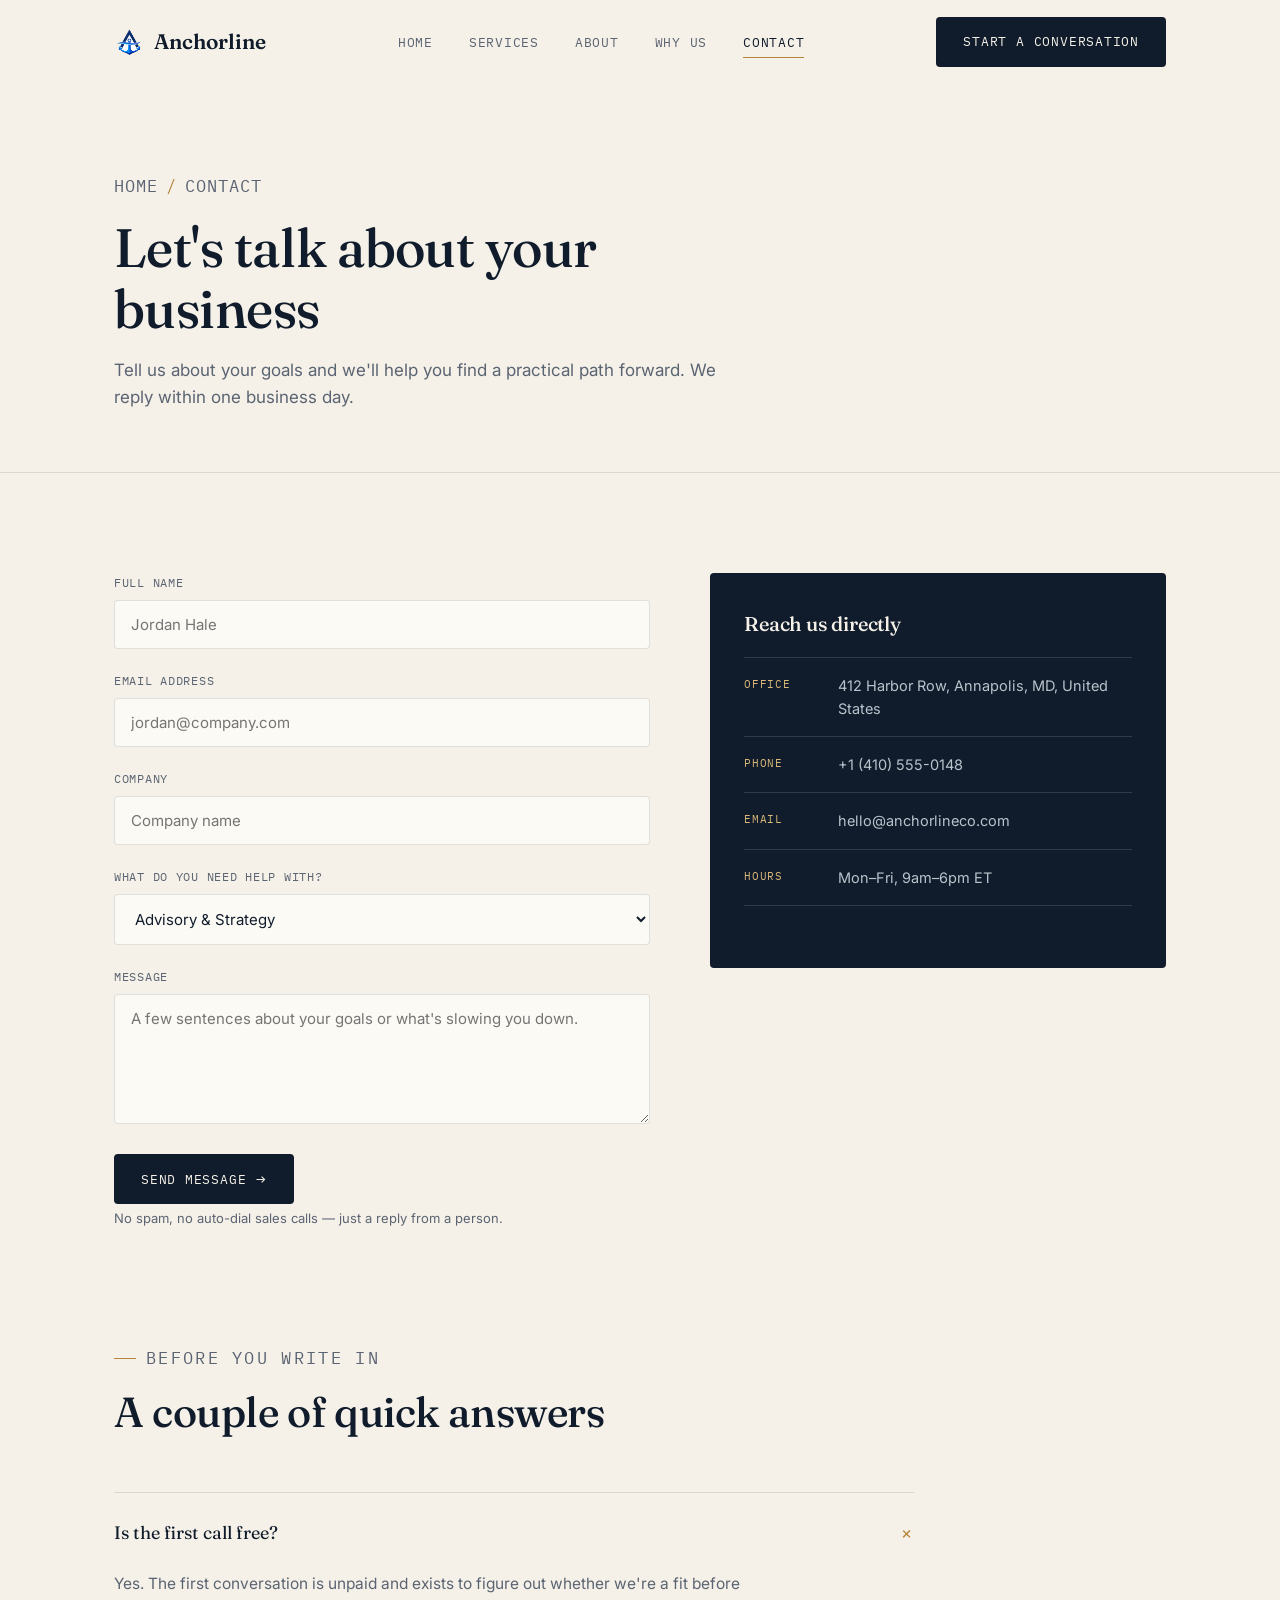
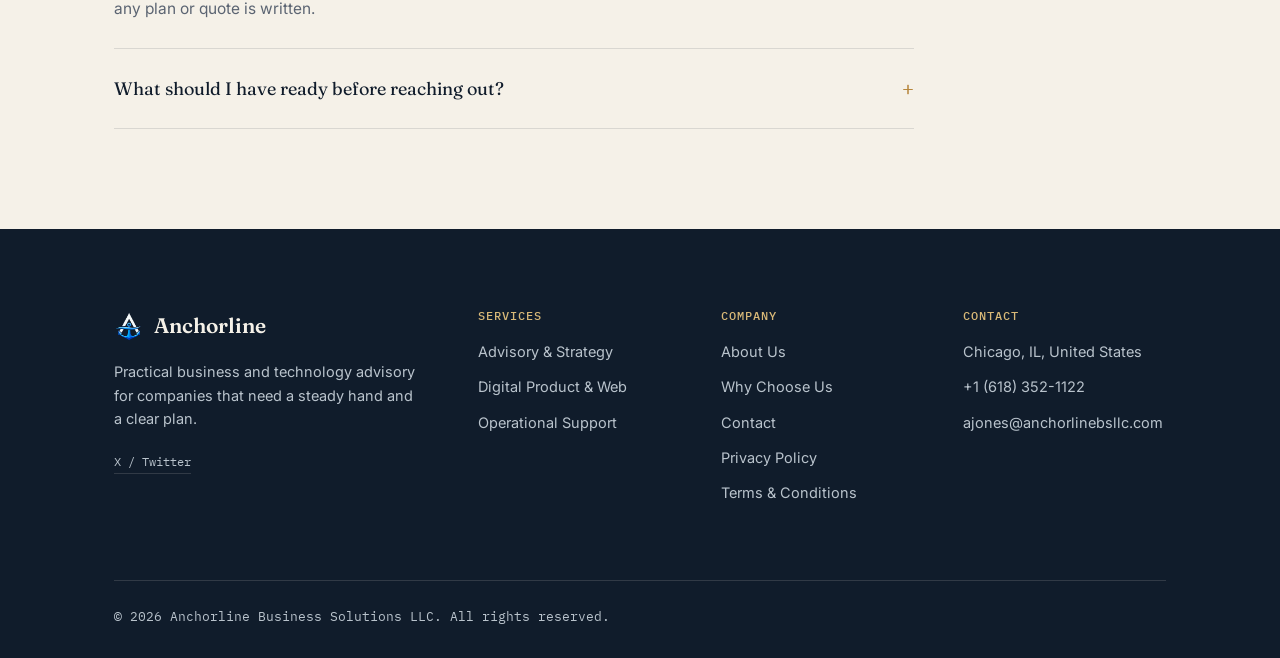
<file: contact.html>
<!doctype html>
<html lang="en">
<head>
<meta charset="UTF-8">
<meta name="viewport" content="width=device-width, initial-scale=1">
<title>Contact | Anchorline Business Solutions LLC</title>
<meta name="description" content="Tell Anchorline Business Solutions LLC about your goals — we reply within one business day.">
<link rel="stylesheet" href="css/style.css">
<link rel="icon" type="image/png" sizes="32x32" href="image/site-logo.png">
</head>
<body>

<header class="site-header">
  <div class="container">
    <a href="index.html" class="logo">
      <img
  		class="mark"
  src="image/logo-white.png"
  alt="Logo"
  width="50"
  height="50"
	/>
      Anchorline
    </a>
    <nav class="nav-links">
      <a href="index.html">Home</a>
      <a href="services.html">Services</a>
      <a href="about.html">About</a>
      <a href="why-us.html">Why Us</a>
      <a href="contact.html" aria-current="page">Contact</a>
    </nav>
    <div class="header-right">
      <a href="contact.html" class="btn btn-primary">Start a Conversation</a>
      <button class="nav-toggle" aria-label="Toggle menu" aria-expanded="false"><span></span><span></span><span></span></button>
    </div>
  </div>
</header>

<section class="page-hero">
  <div class="container">
    <p class="crumb">Home <span>/</span> Contact</p>
    <h1>Let's talk about your business</h1>
    <p>Tell us about your goals and we'll help you find a practical path forward. We reply within one business day.</p>
  </div>
</section>

<section>
  <div class="container contact-grid">
    <div class="reveal">
      <form id="contact-form" novalidate>
        <div class="field">
          <label for="name">Full name</label>
          <input type="text" id="name" name="name" required placeholder="Jordan Hale">
        </div>
        <div class="field">
          <label for="email">Email address</label>
          <input type="email" id="email" name="email" required placeholder="jordan@company.com">
        </div>
        <div class="field">
          <label for="company">Company</label>
          <input type="text" id="company" name="company" placeholder="Company name">
        </div>
        <div class="field">
          <label for="topic">What do you need help with?</label>
          <select id="topic" name="topic">
            <option>Advisory &amp; Strategy</option>
            <option>Digital Product &amp; Web</option>
            <option>Operational Support</option>
            <option>Not sure yet</option>
          </select>
        </div>
        <div class="field">
          <label for="message">Message</label>
          <textarea id="message" name="message" required placeholder="A few sentences about your goals or what's slowing you down."></textarea>
        </div>
        <button type="submit" class="btn btn-primary">Send Message <span class="btn-arrow">→</span></button>
        <p class="form-note">No spam, no auto-dial sales calls — just a reply from a person.</p>
        <div class="form-success"></div>
      </form>
    </div>

    <div class="reveal">
      <div class="contact-info-card">
        <h3>Reach us directly</h3>
        <div class="contact-info-row"><div class="k">Office</div><div class="v">412 Harbor Row, Annapolis, MD, United States</div></div>
        <div class="contact-info-row"><div class="k">Phone</div><div class="v">+1 (410) 555-0148</div></div>
        <div class="contact-info-row"><div class="k">Email</div><div class="v">hello@anchorlineco.com</div></div>
        <div class="contact-info-row"><div class="k">Hours</div><div class="v">Mon–Fri, 9am–6pm ET</div></div>
        
      </div>
    </div>
  </div>
</section>

<section class="faq" style="padding-top:0;">
  <div class="container">
    <div class="section-head reveal">
      <p class="eyebrow">Before you write in</p>
      <h2>A couple of quick answers</h2>
    </div>
    <div class="faq-list reveal">
      <div class="faq-item is-open">
        <button class="faq-q">Is the first call free? <span class="plus">+</span></button>
        <div class="faq-a"><p>Yes. The first conversation is unpaid and exists to figure out whether we're a fit before any plan or quote is written.</p></div>
      </div>
      <div class="faq-item">
        <button class="faq-q">What should I have ready before reaching out? <span class="plus">+</span></button>
        <div class="faq-a"><p>Nothing formal — a sense of your goals and the problem you're trying to solve is enough to start.</p></div>
      </div>
    </div>
  </div>
</section>

<footer class="site-footer">
  <div class="container">
    <div class="footer-grid">
      <div class="footer-brand">
        <a href="index.html" class="logo">
          <img
  		class="mark"
  src="image/logo-black.png"
  alt="Logo"
  width="50"
  height="50"
	/>
          Anchorline
        </a>
        <p>Practical business and technology advisory for companies that need a steady hand and a clear plan.</p>
        <div class="footer-social">
          <a href="https://x.com" target="_blank" rel="noopener">X / Twitter</a>
        </div>
      </div>
      <div class="footer-col">
        <h4>Services</h4>
        <ul>
          <li><a href="services.html#advisory">Advisory &amp; Strategy</a></li>
          <li><a href="services.html#digital">Digital Product &amp; Web</a></li>
          <li><a href="services.html#operations">Operational Support</a></li>
        </ul>
      </div>
      <div class="footer-col">
        <h4>Company</h4>
        <ul>
          <li><a href="about.html">About Us</a></li>
          <li><a href="why-us.html">Why Choose Us</a></li>
          <li><a href="contact.html">Contact</a></li>
          <li><a href="privacy.html">Privacy Policy</a></li>
          <li><a href="terms.html">Terms &amp; Conditions</a></li>
        </ul>
      </div>
      <div class="footer-col">
        <h4>Contact</h4>
        <ul>
          <li>Chicago, IL, United States</li>
          <li>+1 (618) 352-1122</li>
          <li>ajones@anchorlinebsllc.com</li>
        </ul>
      </div>
    </div>
    <div class="footer-bottom">
      <span>© 2026 Anchorline Business Solutions LLC. All rights reserved.</span>
    </div>
  </div>
</footer>

<script src="js/main.js"></script>
</body>
</html>
</file>
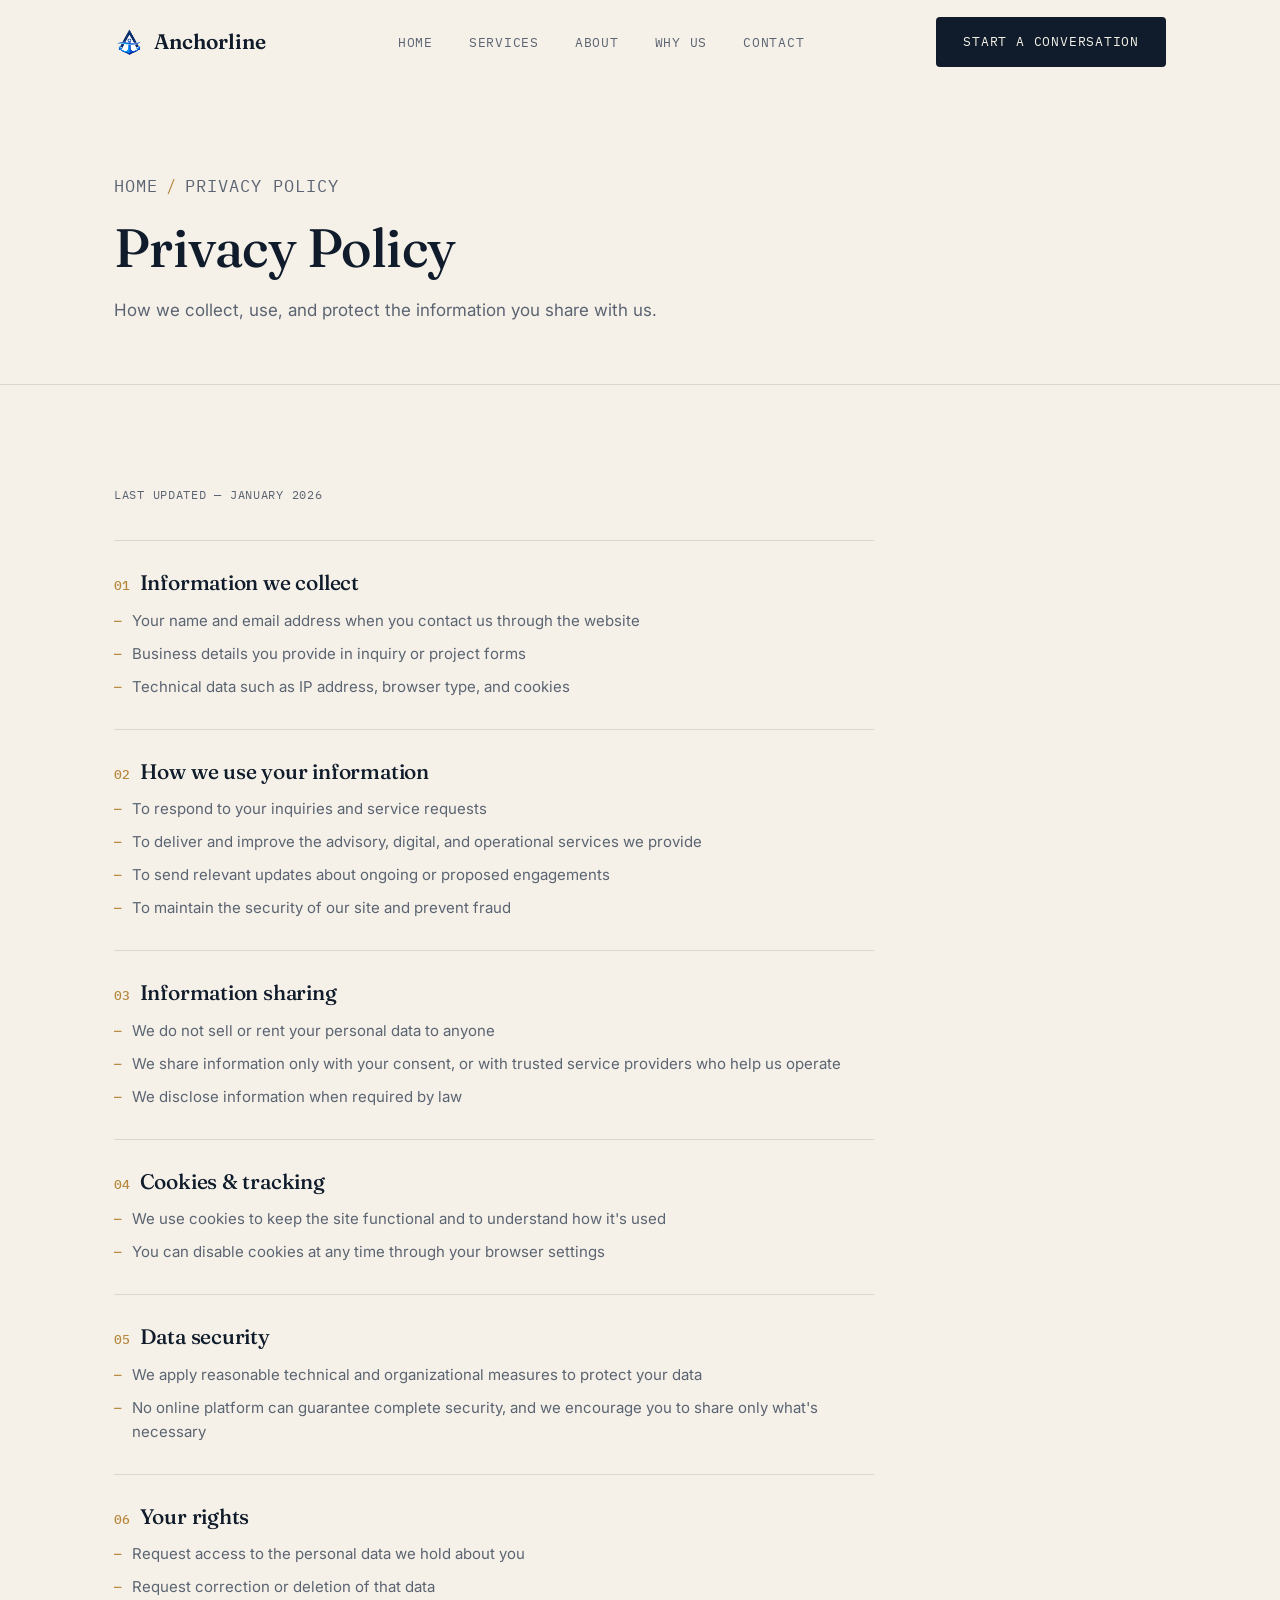
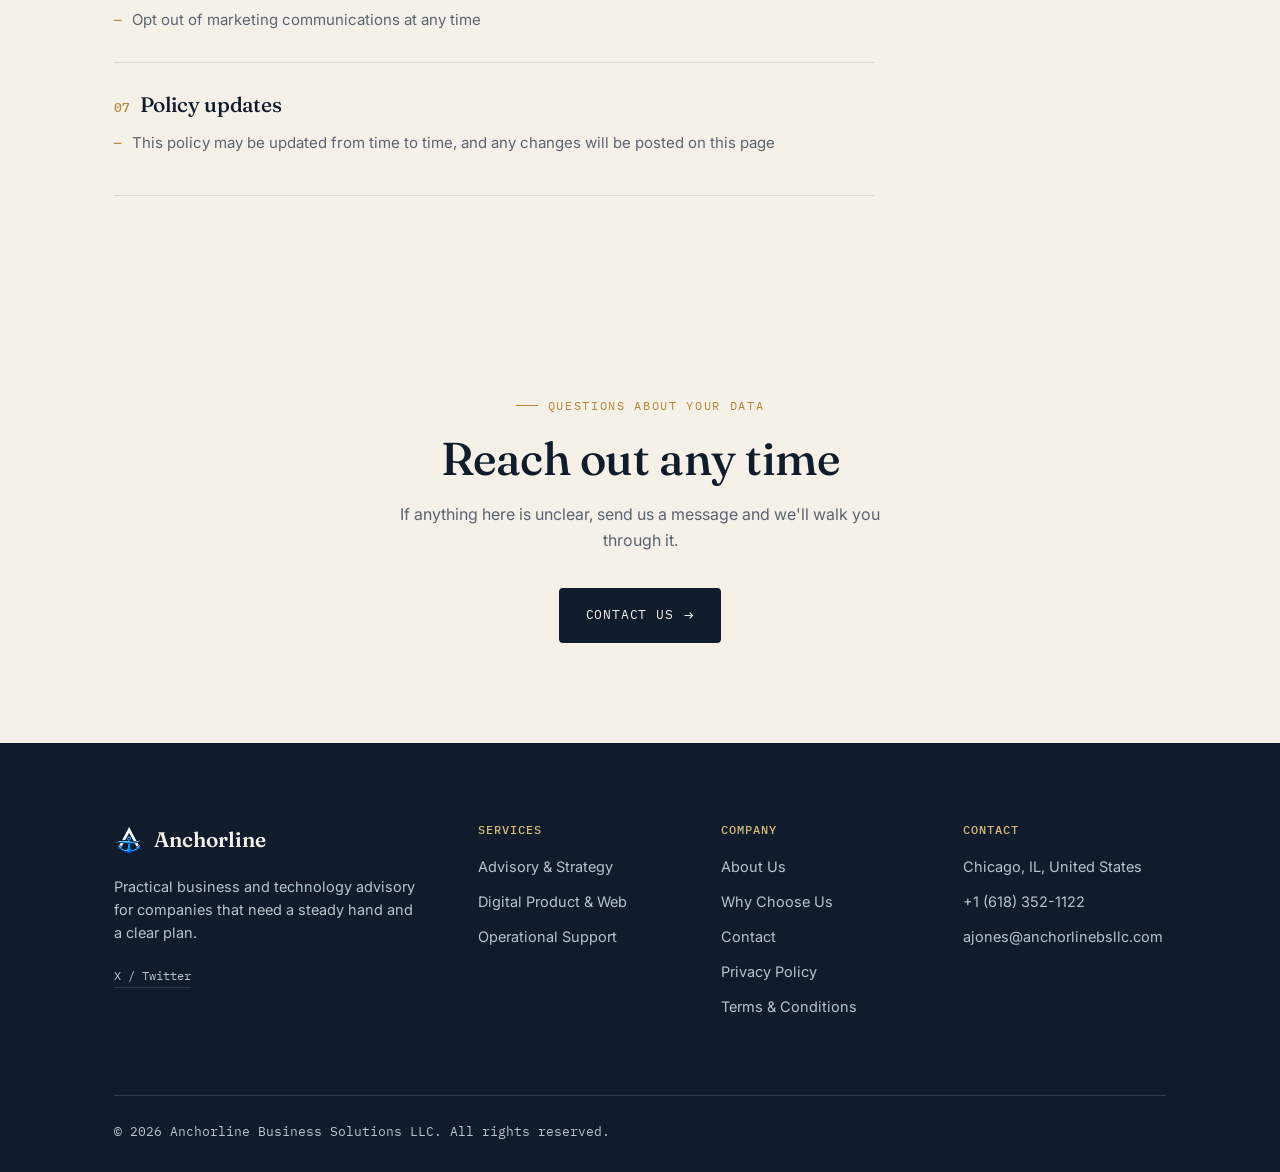
<file: privacy.html>
<!doctype html>
<html lang="en">
<head>
<meta charset="UTF-8">
<meta name="viewport" content="width=device-width, initial-scale=1">
<title>Privacy Policy | Anchorline Business Solutions LLC</title>
<meta name="description" content="How Anchorline Business Solutions LLC collects, uses, and protects your information.">
<link rel="stylesheet" href="css/style.css">
<link rel="icon" type="image/png" sizes="32x32" href="image/site-logo.png">
</head>
<body>

<header class="site-header">
  <div class="container">
    <a href="index.html" class="logo">
<img
  		class="mark"
  src="image/logo-white.png"
  alt="Logo"
  width="50"
  height="50"
	/>
      Anchorline
    </a>
    <nav class="nav-links">
      <a href="index.html">Home</a>
      <a href="services.html">Services</a>
      <a href="about.html">About</a>
      <a href="why-us.html">Why Us</a>
      <a href="contact.html">Contact</a>
    </nav>
    <div class="header-right">
      <a href="contact.html" class="btn btn-primary">Start a Conversation</a>
      <button class="nav-toggle" aria-label="Toggle menu" aria-expanded="false"><span></span><span></span><span></span></button>
    </div>
  </div>
</header>

<section class="page-hero">
  <div class="container">
    <p class="crumb">Home <span>/</span> Privacy Policy</p>
    <h1>Privacy Policy</h1>
    <p>How we collect, use, and protect the information you share with us.</p>
  </div>
</section>

<section>
  <div class="container">
    <p class="legal-updated">Last updated — January 2026</p>
    <div class="legal">

      <div class="legal-block">
        <h2><span class="lg-num">01</span> Information we collect</h2>
        <ul>
          <li>Your name and email address when you contact us through the website</li>
          <li>Business details you provide in inquiry or project forms</li>
          <li>Technical data such as IP address, browser type, and cookies</li>
        </ul>
      </div>

      <div class="legal-block">
        <h2><span class="lg-num">02</span> How we use your information</h2>
        <ul>
          <li>To respond to your inquiries and service requests</li>
          <li>To deliver and improve the advisory, digital, and operational services we provide</li>
          <li>To send relevant updates about ongoing or proposed engagements</li>
          <li>To maintain the security of our site and prevent fraud</li>
        </ul>
      </div>

      <div class="legal-block">
        <h2><span class="lg-num">03</span> Information sharing</h2>
        <ul>
          <li>We do not sell or rent your personal data to anyone</li>
          <li>We share information only with your consent, or with trusted service providers who help us operate</li>
          <li>We disclose information when required by law</li>
        </ul>
      </div>

      <div class="legal-block">
        <h2><span class="lg-num">04</span> Cookies &amp; tracking</h2>
        <ul>
          <li>We use cookies to keep the site functional and to understand how it's used</li>
          <li>You can disable cookies at any time through your browser settings</li>
        </ul>
      </div>

      <div class="legal-block">
        <h2><span class="lg-num">05</span> Data security</h2>
        <ul>
          <li>We apply reasonable technical and organizational measures to protect your data</li>
          <li>No online platform can guarantee complete security, and we encourage you to share only what's necessary</li>
        </ul>
      </div>

      <div class="legal-block">
        <h2><span class="lg-num">06</span> Your rights</h2>
        <ul>
          <li>Request access to the personal data we hold about you</li>
          <li>Request correction or deletion of that data</li>
          <li>Opt out of marketing communications at any time</li>
        </ul>
      </div>

      <div class="legal-block">
        <h2><span class="lg-num">07</span> Policy updates</h2>
        <ul>
          <li>This policy may be updated from time to time, and any changes will be posted on this page</li>
        </ul>
      </div>

    </div>
  </div>
</section>

<section class="cta-banner">
  <div class="container reveal">
    <p class="eyebrow">Questions about your data</p>
    <h2>Reach out any time</h2>
    <p class="sub" style="color:var(--slate);">If anything here is unclear, send us a message and we'll walk you through it.</p>
    <a href="contact.html" class="btn btn-primary">Contact Us <span class="btn-arrow">→</span></a>
  </div>
</section>

<footer class="site-footer">
  <div class="container">
    <div class="footer-grid">
      <div class="footer-brand">
        <a href="index.html" class="logo">
           <img
  		class="mark"
  src="image/logo-black.png"
  alt="Logo"
  width="50"
  height="50"
	/>
          Anchorline
        </a>
        <p>Practical business and technology advisory for companies that need a steady hand and a clear plan.</p>
        <div class="footer-social">
          <a href="https://x.com" target="_blank" rel="noopener">X / Twitter</a>
        </div>
      </div>
      <div class="footer-col">
        <h4>Services</h4>
        <ul>
          <li><a href="services.html#advisory">Advisory &amp; Strategy</a></li>
          <li><a href="services.html#digital">Digital Product &amp; Web</a></li>
          <li><a href="services.html#operations">Operational Support</a></li>
        </ul>
      </div>
      <div class="footer-col">
        <h4>Company</h4>
        <ul>
          <li><a href="about.html">About Us</a></li>
          <li><a href="why-us.html">Why Choose Us</a></li>
          <li><a href="contact.html">Contact</a></li>
          <li><a href="privacy.html">Privacy Policy</a></li>
          <li><a href="terms.html">Terms &amp; Conditions</a></li>
        </ul>
      </div>
      <div class="footer-col">
        <h4>Contact</h4>
        <ul>
          <li>Chicago, IL, United States</li>
          <li>+1 (618) 352-1122</li>
          <li>ajones@anchorlinebsllc.com</li>
        </ul>
      </div>
    </div>
    <div class="footer-bottom">
      <span>© 2026 Anchorline Business Solutions LLC. All rights reserved.</span>
    </div>
  </div>
</footer>

<script src="js/main.js"></script>
</body>
</html>
</file>
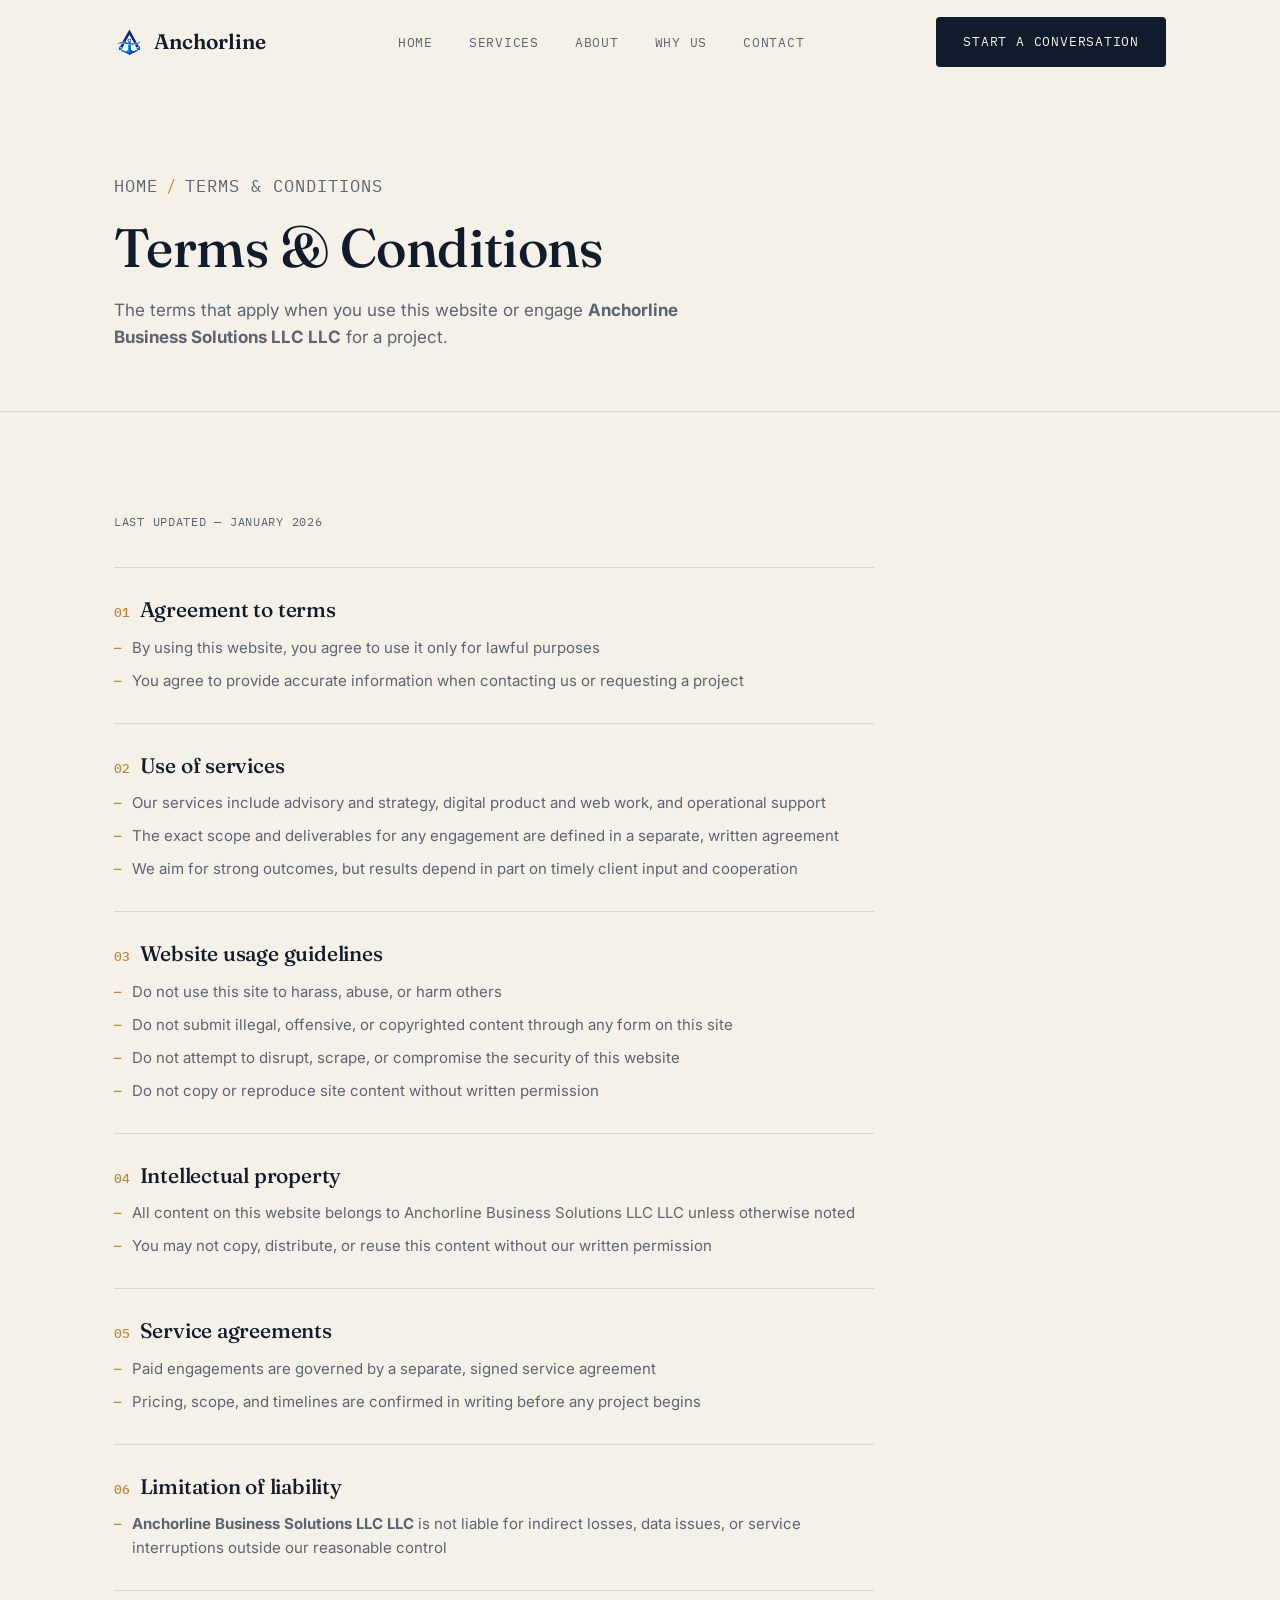
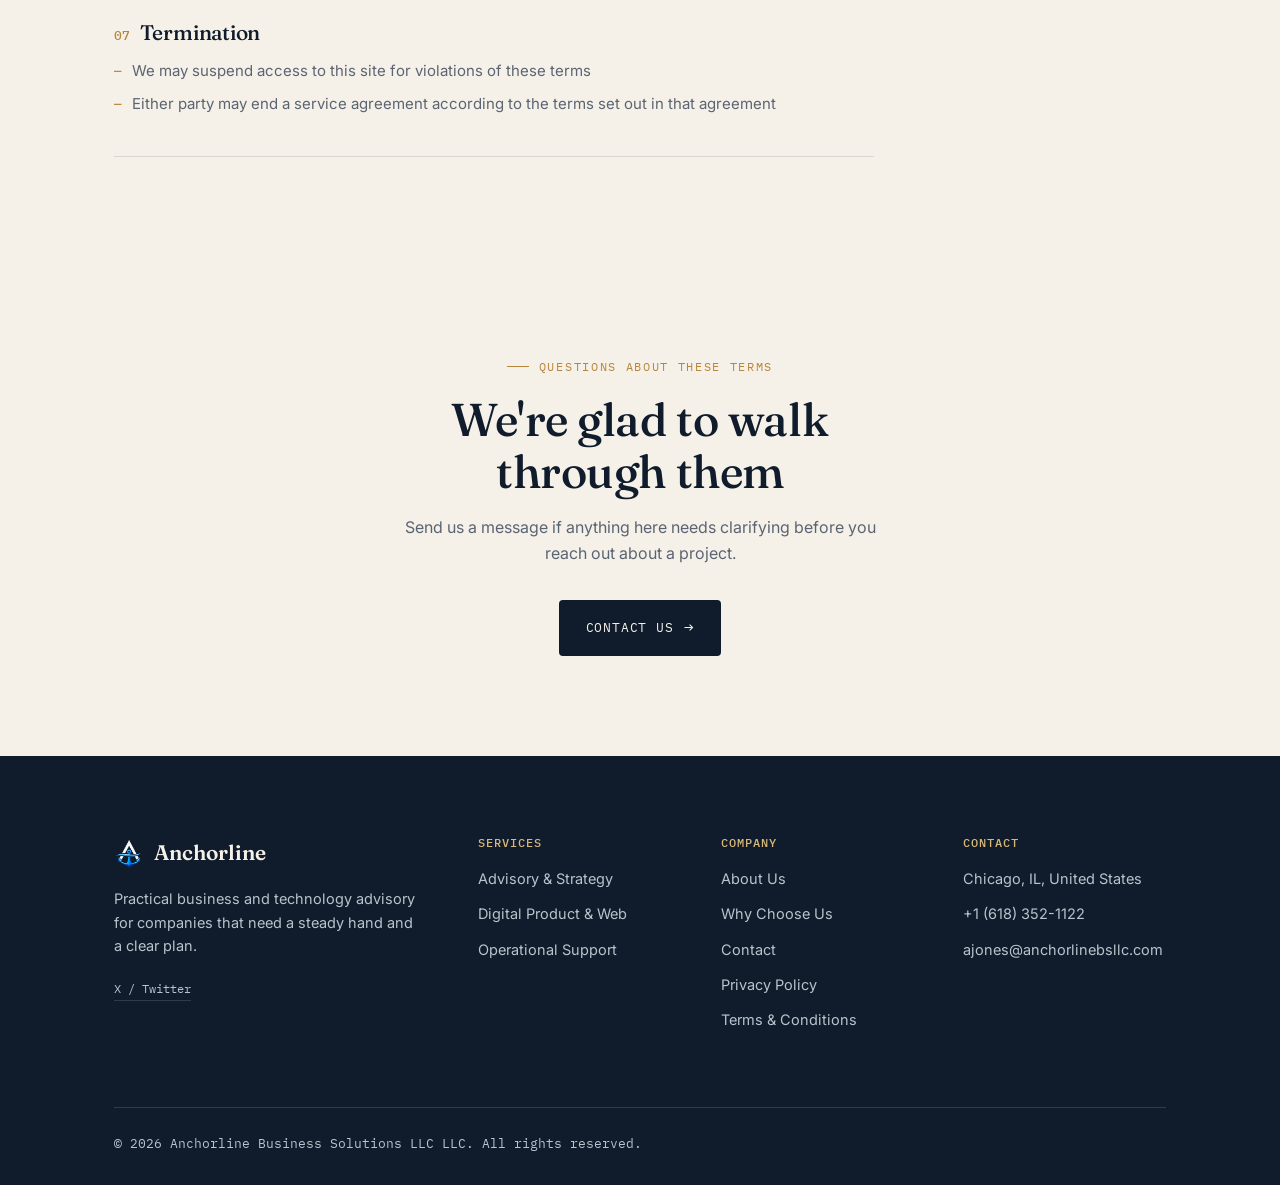
<file: terms.html>
<!doctype html>
<html lang="en">
<head>
<meta charset="UTF-8">
<meta name="viewport" content="width=device-width, initial-scale=1">
<title>Terms &amp; Conditions | Anchorline Business Solutions LLC LLC</title>
<meta name="description" content="The terms that govern your use of the Anchorline Business Solutions LLC LLC website and services.">
<link rel="stylesheet" href="css/style.css">
<link rel="icon" type="image/png" sizes="32x32" href="image/site-logo.png">
</head>
<body>

<header class="site-header">
  <div class="container">
    <a href="index.html" class="logo">
      <img
  		class="mark"
  src="image/logo-white.png"
  alt="Logo"
  width="50"
  height="50"
	/>
      Anchorline
    </a>
    <nav class="nav-links">
      <a href="index.html">Home</a>
      <a href="services.html">Services</a>
      <a href="about.html">About</a>
      <a href="why-us.html">Why Us</a>
      <a href="contact.html">Contact</a>
    </nav>
    <div class="header-right">
      <a href="contact.html" class="btn btn-primary">Start a Conversation</a>
      <button class="nav-toggle" aria-label="Toggle menu" aria-expanded="false"><span></span><span></span><span></span></button>
    </div>
  </div>
</header>

<section class="page-hero">
  <div class="container">
    <p class="crumb">Home <span>/</span> Terms &amp; Conditions</p>
    <h1>Terms &amp; Conditions</h1>
    <p>The terms that apply when you use this website or engage <b>Anchorline Business Solutions LLC LLC</b> for a project.</p>
  </div>
</section>

<section>
  <div class="container">
    <p class="legal-updated">Last updated — January 2026</p>
    <div class="legal">

      <div class="legal-block">
        <h2><span class="lg-num">01</span> Agreement to terms</h2>
        <ul>
          <li>By using this website, you agree to use it only for lawful purposes</li>
          <li>You agree to provide accurate information when contacting us or requesting a project</li>
        </ul>
      </div>

      <div class="legal-block">
        <h2><span class="lg-num">02</span> Use of services</h2>
        <ul>
          <li>Our services include advisory and strategy, digital product and web work, and operational support</li>
          <li>The exact scope and deliverables for any engagement are defined in a separate, written agreement</li>
          <li>We aim for strong outcomes, but results depend in part on timely client input and cooperation</li>
        </ul>
      </div>

      <div class="legal-block">
        <h2><span class="lg-num">03</span> Website usage guidelines</h2>
        <ul>
          <li>Do not use this site to harass, abuse, or harm others</li>
          <li>Do not submit illegal, offensive, or copyrighted content through any form on this site</li>
          <li>Do not attempt to disrupt, scrape, or compromise the security of this website</li>
          <li>Do not copy or reproduce site content without written permission</li>
        </ul>
      </div>

      <div class="legal-block">
        <h2><span class="lg-num">04</span> Intellectual property</h2>
        <ul>
          <li>All content on this website belongs to Anchorline Business Solutions LLC LLC unless otherwise noted</li>
          <li>You may not copy, distribute, or reuse this content without our written permission</li>
        </ul>
      </div>

      <div class="legal-block">
        <h2><span class="lg-num">05</span> Service agreements</h2>
        <ul>
          <li>Paid engagements are governed by a separate, signed service agreement</li>
          <li>Pricing, scope, and timelines are confirmed in writing before any project begins</li>
        </ul>
      </div>

      <div class="legal-block">
        <h2><span class="lg-num">06</span> Limitation of liability</h2>
        <ul>
          <li><b>Anchorline Business Solutions LLC LLC</b> is not liable for indirect losses, data issues, or service interruptions outside our reasonable control</li>
        </ul>
      </div>

      <div class="legal-block">
        <h2><span class="lg-num">07</span> Termination</h2>
        <ul>
          <li>We may suspend access to this site for violations of these terms</li>
          <li>Either party may end a service agreement according to the terms set out in that agreement</li>
        </ul>
      </div>

    </div>
  </div>
</section>

<section class="cta-banner">
  <div class="container reveal">
    <p class="eyebrow">Questions about these terms</p>
    <h2>We're glad to walk through them</h2>
    <p class="sub" style="color:var(--slate);">Send us a message if anything here needs clarifying before you reach out about a project.</p>
    <a href="contact.html" class="btn btn-primary">Contact Us <span class="btn-arrow">→</span></a>
  </div>
</section>

<footer class="site-footer">
  <div class="container">
    <div class="footer-grid">
      <div class="footer-brand">
        <a href="index.html" class="logo">
          <img
  		class="mark"
  src="image/logo-black.png"
  alt="Logo"
  width="50"
  height="50"
	/>
          Anchorline
        </a>
        <p>Practical business and technology advisory for companies that need a steady hand and a clear plan.</p>
        <div class="footer-social">
          <a href="https://x.com" target="_blank" rel="noopener">X / Twitter</a>
        </div>
      </div>
      <div class="footer-col">
        <h4>Services</h4>
        <ul>
          <li><a href="services.html#advisory">Advisory &amp; Strategy</a></li>
          <li><a href="services.html#digital">Digital Product &amp; Web</a></li>
          <li><a href="services.html#operations">Operational Support</a></li>
        </ul>
      </div>
      <div class="footer-col">
        <h4>Company</h4>
        <ul>
          <li><a href="about.html">About Us</a></li>
          <li><a href="why-us.html">Why Choose Us</a></li>
          <li><a href="contact.html">Contact</a></li>
          <li><a href="privacy.html">Privacy Policy</a></li>
          <li><a href="terms.html">Terms &amp; Conditions</a></li>
        </ul>
      </div>
      <div class="footer-col">
        <h4>Contact</h4>
        <ul>
          <li>Chicago, IL, United States</li>
          <li>+1 (618) 352-1122</li>
          <li>ajones@anchorlinebsllc.com</li>
        </ul>
      </div>
    </div>
    <div class="footer-bottom">
      <span>© 2026 Anchorline Business Solutions LLC LLC. All rights reserved.</span>
    </div>
  </div>
</footer>

<script src="js/main.js"></script>
</body>
</html>
</file>
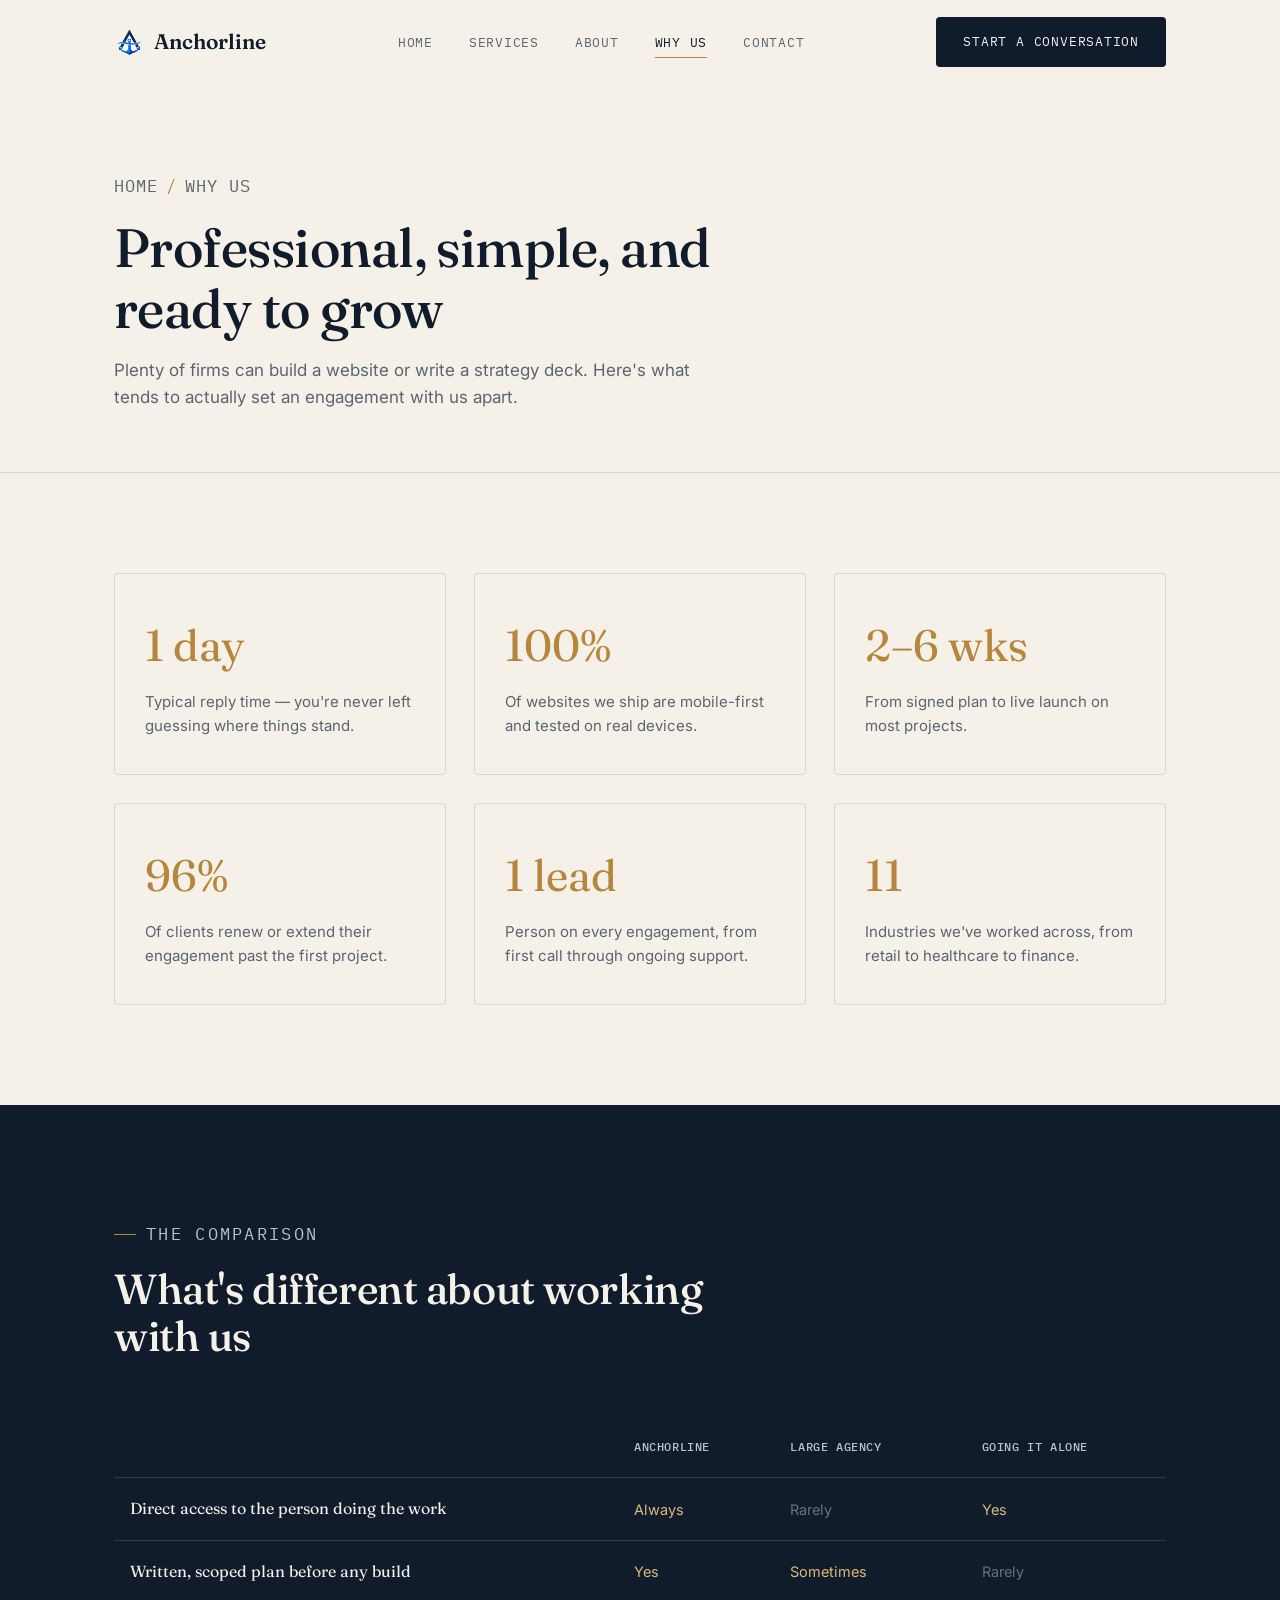
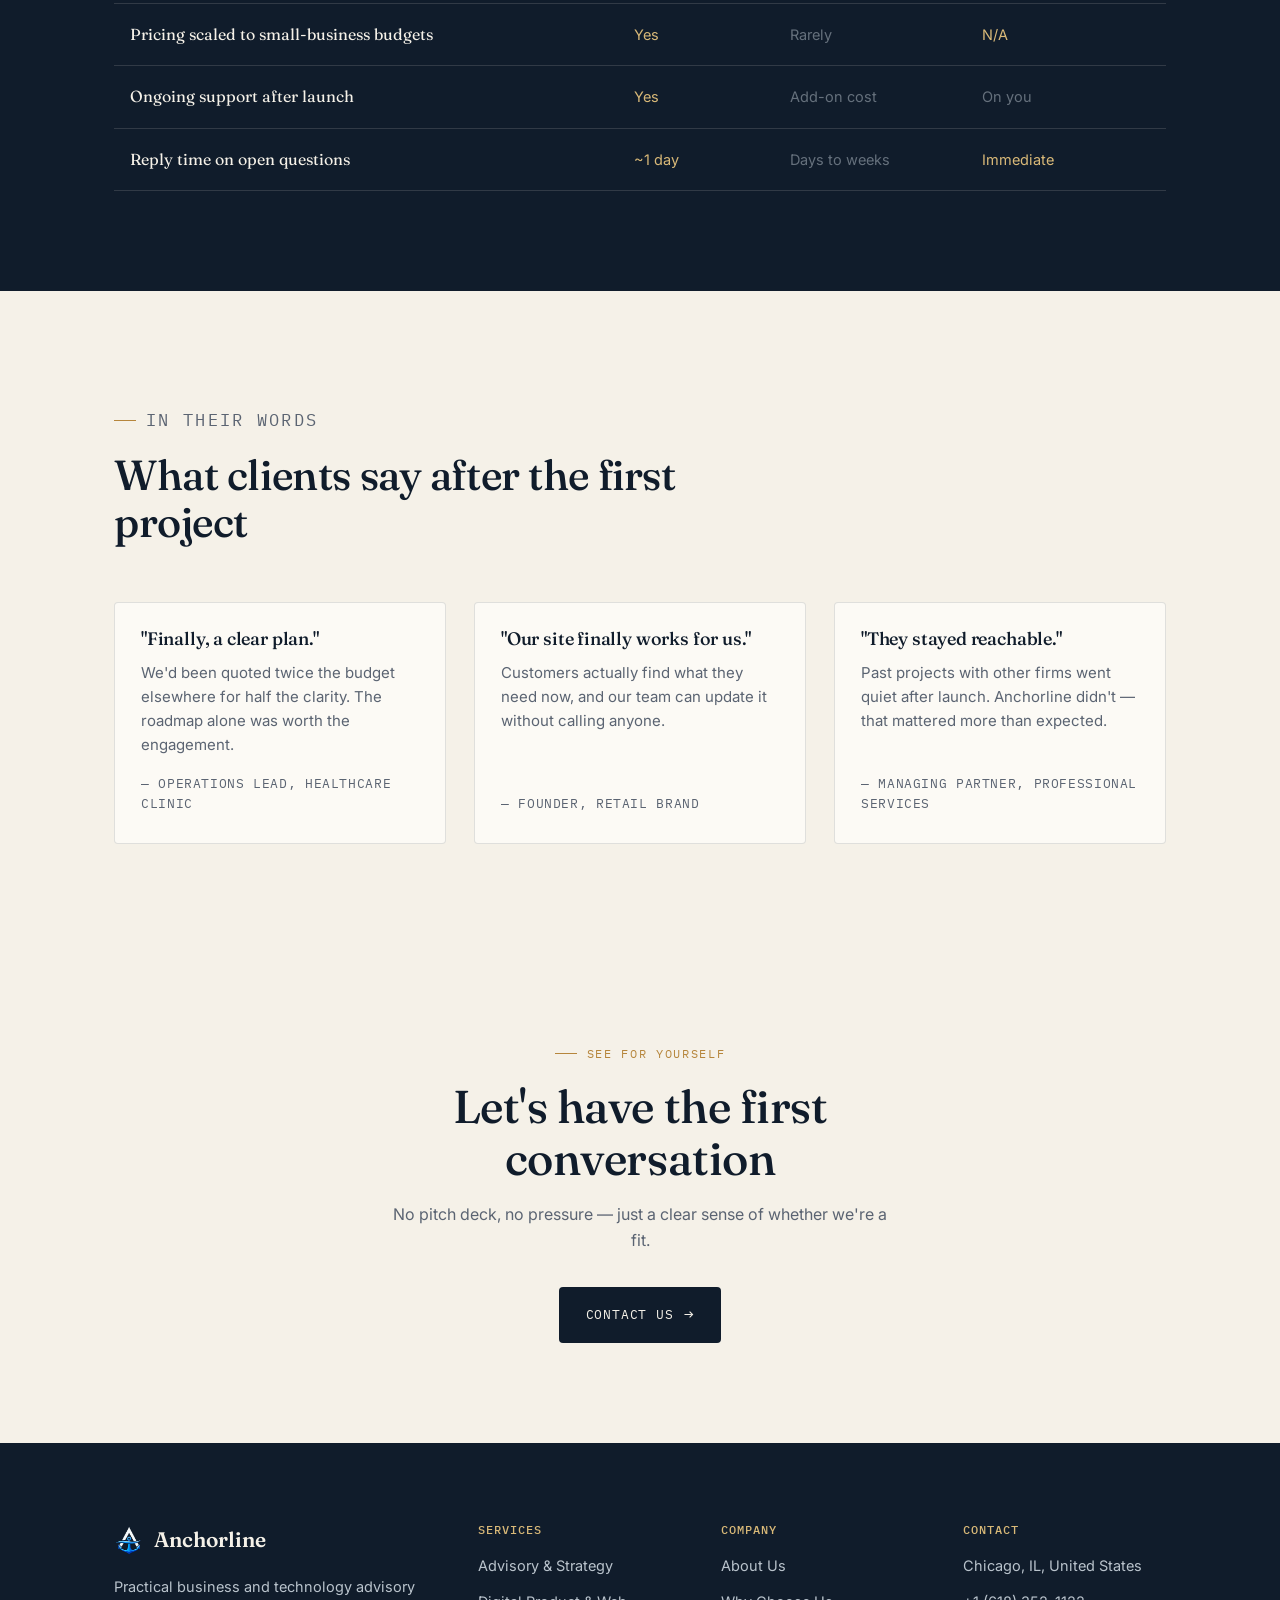
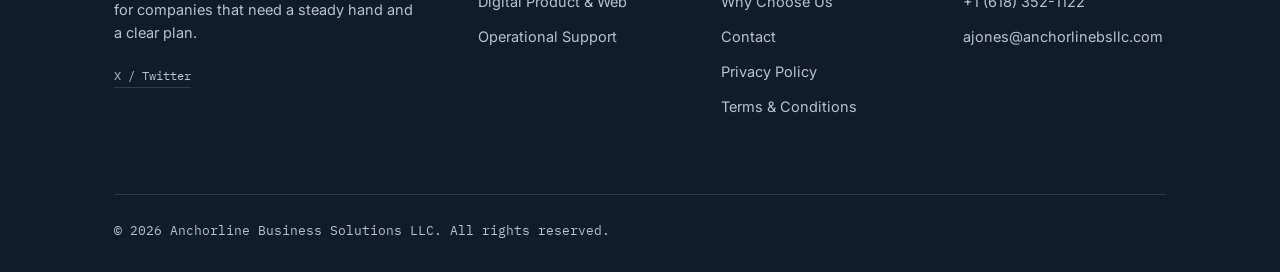
<file: why-us.html>
<!doctype html>
<html lang="en">
<head>
<meta charset="UTF-8">
<meta name="viewport" content="width=device-width, initial-scale=1">
<title>Why Us | Anchorline Business Solutions LLC</title>
<meta name="description" content="Professional, responsive, and built to grow with you — see why companies choose Anchorline Business Solutions LLC.">
<link rel="stylesheet" href="css/style.css">
<link rel="icon" type="image/png" sizes="32x32" href="image/site-logo.png">
</head>
<body>

<header class="site-header">
  <div class="container">
    <a href="index.html" class="logo">
     <img
  		class="mark"
  src="image/logo-white.png"
  alt="Logo"
  width="50"
  height="50"
	/>
      Anchorline
    </a>
    <nav class="nav-links">
      <a href="index.html">Home</a>
      <a href="services.html">Services</a>
      <a href="about.html">About</a>
      <a href="why-us.html" aria-current="page">Why Us</a>
      <a href="contact.html">Contact</a>
    </nav>
    <div class="header-right">
      <a href="contact.html" class="btn btn-primary">Start a Conversation</a>
      <button class="nav-toggle" aria-label="Toggle menu" aria-expanded="false"><span></span><span></span><span></span></button>
    </div>
  </div>
</header>

<section class="page-hero">
  <div class="container">
    <p class="crumb">Home <span>/</span> Why Us</p>
    <h1>Professional, simple, and ready to grow</h1>
    <p>Plenty of firms can build a website or write a strategy deck. Here's what tends to actually set an engagement with us apart.</p>
  </div>
</section>

<section>
  <div class="container">
    <div class="stat-row" style="--line-dark: var(--line);">
      <div class="stat-card reveal" style="border-color:var(--line);">
        <div class="figure" style="color:var(--brass);">1 day</div>
        <div class="desc" style="color:var(--slate);">Typical reply time — you're never left guessing where things stand.</div>
      </div>
      <div class="stat-card reveal" style="border-color:var(--line);">
        <div class="figure" style="color:var(--brass);">100%</div>
        <div class="desc" style="color:var(--slate);">Of websites we ship are mobile-first and tested on real devices.</div>
      </div>
      <div class="stat-card reveal" style="border-color:var(--line);">
        <div class="figure" style="color:var(--brass);">2–6 wks</div>
        <div class="desc" style="color:var(--slate);">From signed plan to live launch on most projects.</div>
      </div>
      <div class="stat-card reveal" style="border-color:var(--line);">
        <div class="figure" style="color:var(--brass);">96%</div>
        <div class="desc" style="color:var(--slate);">Of clients renew or extend their engagement past the first project.</div>
      </div>
      <div class="stat-card reveal" style="border-color:var(--line);">
        <div class="figure" style="color:var(--brass);">1 lead</div>
        <div class="desc" style="color:var(--slate);">Person on every engagement, from first call through ongoing support.</div>
      </div>
      <div class="stat-card reveal" style="border-color:var(--line);">
        <div class="figure" style="color:var(--brass);">11</div>
        <div class="desc" style="color:var(--slate);">Industries we've worked across, from retail to healthcare to finance.</div>
      </div>
    </div>
  </div>
</section>

<section class="on-dark">
  <div class="container">
    <div class="section-head reveal">
      <p class="eyebrow">The comparison</p>
      <h2>What's different about working with us</h2>
    </div>
    <div style="overflow-x:auto;" class="reveal">
      <table class="compare-table">
        <thead>
          <tr><th>&nbsp;</th><th>Anchorline</th><th>Large agency</th><th>Going it alone</th></tr>
        </thead>
        <tbody>
          <tr><td>Direct access to the person doing the work</td><td class="yes">Always</td><td class="no">Rarely</td><td class="yes">Yes</td></tr>
          <tr><td>Written, scoped plan before any build</td><td class="yes">Yes</td><td class="yes">Sometimes</td><td class="no">Rarely</td></tr>
          <tr><td>Pricing scaled to small-business budgets</td><td class="yes">Yes</td><td class="no">Rarely</td><td class="yes">N/A</td></tr>
          <tr><td>Ongoing support after launch</td><td class="yes">Yes</td><td class="no">Add-on cost</td><td class="no">On you</td></tr>
          <tr><td>Reply time on open questions</td><td class="yes">~1 day</td><td class="no">Days to weeks</td><td class="yes">Immediate</td></tr>
        </tbody>
      </table>
    </div>
  </div>
</section>

<section>
  <div class="container">
    <div class="section-head reveal">
      <p class="eyebrow">In their words</p>
      <h2>What clients say after the first project</h2>
    </div>
    <div class="services-grid">
      <div class="service-card reveal"><div class="body">
        <h3 style="font-size:18px;">"Finally, a clear plan."</h3>
        <p>We'd been quoted twice the budget elsewhere for half the clarity. The roadmap alone was worth the engagement.</p>
        <span class="more" style="color:var(--slate);">— Operations Lead, Healthcare Clinic</span>
      </div></div>
      <div class="service-card reveal"><div class="body">
        <h3 style="font-size:18px;">"Our site finally works for us."</h3>
        <p>Customers actually find what they need now, and our team can update it without calling anyone.</p>
        <span class="more" style="color:var(--slate);">— Founder, Retail Brand</span>
      </div></div>
      <div class="service-card reveal"><div class="body">
        <h3 style="font-size:18px;">"They stayed reachable."</h3>
        <p>Past projects with other firms went quiet after launch. Anchorline didn't — that mattered more than expected.</p>
        <span class="more" style="color:var(--slate);">— Managing Partner, Professional Services</span>
      </div></div>
    </div>
  </div>
</section>

<section class="cta-banner">
  <div class="container reveal">
    <p class="eyebrow">See for yourself</p>
    <h2>Let's have the first conversation</h2>
    <p class="sub" style="color:var(--slate);">No pitch deck, no pressure — just a clear sense of whether we're a fit.</p>
    <a href="contact.html" class="btn btn-primary">Contact Us <span class="btn-arrow">→</span></a>
  </div>
</section>

<footer class="site-footer">
  <div class="container">
    <div class="footer-grid">
      <div class="footer-brand">
        <a href="index.html" class="logo">
          <img
  		class="mark"
  src="image/logo-black.png"
  alt="Logo"
  width="50"
  height="50"
	/>
          Anchorline
        </a>
        <p>Practical business and technology advisory for companies that need a steady hand and a clear plan.</p>
        <div class="footer-social">
          <a href="https://x.com" target="_blank" rel="noopener">X / Twitter</a>
        </div>
      </div>
      <div class="footer-col">
        <h4>Services</h4>
        <ul>
          <li><a href="services.html#advisory">Advisory &amp; Strategy</a></li>
          <li><a href="services.html#digital">Digital Product &amp; Web</a></li>
          <li><a href="services.html#operations">Operational Support</a></li>
        </ul>
      </div>
      <div class="footer-col">
        <h4>Company</h4>
        <ul>
          <li><a href="about.html">About Us</a></li>
          <li><a href="why-us.html">Why Choose Us</a></li>
          <li><a href="contact.html">Contact</a></li>
          <li><a href="privacy.html">Privacy Policy</a></li>
          <li><a href="terms.html">Terms &amp; Conditions</a></li>
        </ul>
      </div>
      <div class="footer-col">
        <h4>Contact</h4>
        <ul>
          <li>Chicago, IL, United States</li>
          <li>+1 (618) 352-1122</li>
          <li>ajones@anchorlinebsllc.com</li>
        </ul>
      </div>
    </div>
    <div class="footer-bottom">
      <span>© 2026 Anchorline Business Solutions LLC. All rights reserved.</span>

    </div>
  </div>
</footer>

<script src="js/main.js"></script>
</body>
</html>
</file>
<file: css/style.css>
/* ============================================================
   Anchorline Business Solutions — stylesheet
   ============================================================ */

@import url('https://fonts.googleapis.com/css2?family=Fraunces:ital,opsz,wght@0,9..144,300;0,9..144,400;0,9..144,500;0,9..144,600;0,9..144,700;1,9..144,400;1,9..144,500&family=Inter:wght@400;500;600;700&family=IBM+Plex+Mono:wght@400;500&display=swap');

:root{
  /* color */
  --ink:        #101C2B;
  --ink-soft:   #19283D;
  --ink-line:   rgba(245,241,232,0.14);
  --parchment:  #F5F1E8;
  --paper:      #FCFAF5;
  --line:       rgba(16,28,43,0.12);
  --brass:      #B6863C;
  --brass-soft: #D9B978;
  --seafoam:    #5C8374;
  --slate:      #5B6472;
  --mist:       #B9C3CC;
  --white:      #FFFFFF;

  /* type */
  --font-display: 'Fraunces', Georgia, serif;
  --font-body: 'Inter', -apple-system, BlinkMacSystemFont, sans-serif;
  --font-mono: 'IBM Plex Mono', 'Courier New', monospace;

  /* layout */
  --max-w: 1180px;
  --pad: clamp(20px, 5vw, 64px);
  --radius: 4px;
}

*,*::before,*::after{ box-sizing: border-box; }
html{ scroll-behavior: smooth; }
@media (prefers-reduced-motion: reduce){
  html{ scroll-behavior: auto; }
  *,*::before,*::after{ animation-duration: 0.001ms !important; animation-iteration-count: 1 !important; transition-duration: 0.001ms !important; scroll-behavior: auto !important; }
}

body{
  margin:0;
  font-family: var(--font-body);
  color: var(--ink);
  background: var(--parchment);
  font-size: 16px;
  line-height: 1.6;
  -webkit-font-smoothing: antialiased;
}

img{ max-width:100%; display:block; }
a{ color: inherit; text-decoration: none; }
ul{ margin:0; padding:0; list-style:none; }
h1,h2,h3,h4{ font-family: var(--font-display); font-weight: 500; line-height: 1.12; margin:0; letter-spacing: -0.01em; }
p{ margin:0; }
button{ font-family: inherit; cursor:pointer; }

:focus-visible{ outline: 2px solid var(--brass); outline-offset: 3px; }

.container{
  max-width: var(--max-w);
  margin: 0 auto;
  padding-left: var(--pad);
  padding-right: var(--pad);
}

.eyebrow{
  font-family: var(--font-mono);
  font-size: 12px;
  letter-spacing: 0.14em;
  text-transform: uppercase;
  color: var(--brass);
  display:flex;
  align-items:center;
  gap:10px;
  margin-bottom: 18px;
}
.eyebrow::before{
  content:"";
  width: 22px; height:1px;
  background: var(--brass);
  display:inline-block;
}
.on-dark .eyebrow{ color: var(--brass-soft); }

/* ---------- buttons ---------- */
.btn{
  display:inline-flex;
  align-items:center;
  gap:10px;
  font-family: var(--font-mono);
  font-size: 13px;
  letter-spacing: 0.06em;
  text-transform: uppercase;
  padding: 14px 26px;
  border-radius: var(--radius);
  border: 1px solid transparent;
  transition: transform .25s ease, background .25s ease, color .25s ease, border-color .25s ease;
}
.btn-primary{ background: var(--ink); color: var(--parchment); }
.btn-primary:hover{ background: var(--brass); color: var(--ink); transform: translateY(-2px); }
.btn-ghost{ border-color: var(--line); color: var(--ink); }
.btn-ghost:hover{ border-color: var(--ink); transform: translateY(-2px); }
.on-dark .btn-ghost{ border-color: var(--ink-line); color: var(--parchment); }
.on-dark .btn-ghost:hover{ border-color: var(--brass-soft); }
.btn-arrow{ font-size: 16px; transition: transform .25s ease; }
.btn:hover .btn-arrow{ transform: translateX(3px); }

/* ============================================================
   Header
   ============================================================ */
.site-header{
  position: sticky; top:0; z-index: 100;
  background: rgba(245,241,232,0.88);
  backdrop-filter: blur(10px);
  border-bottom: 1px solid transparent;
  transition: border-color .3s ease, box-shadow .3s ease;
}
.site-header.is-scrolled{ border-color: var(--line); box-shadow: 0 8px 24px rgba(16,28,43,0.05); }
.site-header .container{
  display:flex; align-items:center; justify-content:space-between;
  height: 84px;
}
.logo{ display:flex; align-items:center; gap:10px; font-family: var(--font-display); font-size: 21px; font-weight:600; }
.logo .mark{
  width: 30px; height:30px; flex-shrink:0;
}
.logo .word-soft{ color: var(--slate); font-weight: 400; font-style: italic; }

.nav-links{ display:flex; align-items:center; gap: 36px; }
.nav-links a{
  font-family: var(--font-mono); font-size: 12.5px; letter-spacing:.06em; text-transform:uppercase;
  color: var(--slate); position:relative; padding: 6px 0;
}
.nav-links a::after{
  content:""; position:absolute; left:0; right:0; bottom:0; height:1px; background: var(--brass);
  transform: scaleX(0); transform-origin:left; transition: transform .25s ease;
}
.nav-links a:hover, .nav-links a[aria-current="page"]{ color: var(--ink); }
.nav-links a:hover::after, .nav-links a[aria-current="page"]::after{ transform: scaleX(1); }

.header-right{ display:flex; align-items:center; gap: 28px; }
.nav-toggle{ display:none; background:none; border:none; width:32px; height:24px; position:relative; }
.nav-toggle span{ position:absolute; left:0; right:0; height:1px; background:var(--ink); transition: all .25s ease; }
.nav-toggle span:nth-child(1){ top:0; }
.nav-toggle span:nth-child(2){ top:50%; transform:translateY(-50%); }
.nav-toggle span:nth-child(3){ bottom:0; }
.nav-toggle.is-open span:nth-child(1){ top:50%; transform: translateY(-50%) rotate(45deg); }
.nav-toggle.is-open span:nth-child(2){ opacity:0; }
.nav-toggle.is-open span:nth-child(3){ bottom:50%; transform: translateY(50%) rotate(-45deg); }

@media (max-width: 880px){
  .nav-links{
    position: fixed; inset: 84px 0 0 0; background: var(--parchment);
    flex-direction: column; justify-content:flex-start; align-items:flex-start;
    padding: 40px var(--pad); gap: 26px;
    transform: translateX(100%); transition: transform .35s ease;
  }
  .nav-links.is-open{ transform: translateX(0); }
  .nav-links a{ font-size: 16px; }
  .header-right .btn-primary{ display:none; }
  .nav-toggle{ display:block; }
}

/* ============================================================
   Hero
   ============================================================ */
.hero{
  position: relative;
  padding: 110px 0 90px;
  overflow:hidden;
}
.hero .container{ position:relative; z-index:2; }
.hero-grid{
  display:grid; grid-template-columns: 1.2fr 0.8fr; gap: 60px; align-items:end;
}
.hero h1{
  font-size: clamp(40px, 5.4vw, 68px);
  max-width: 14ch;
}
.hero h1 em{ font-style: italic; color: var(--brass); font-weight:400; }
.hero-lede{
  font-size: 18px; color: var(--slate); max-width: 46ch; margin-top: 26px;
}
.hero-actions{ display:flex; gap:16px; margin-top: 40px; flex-wrap:wrap; }

.hero-figure{
  position:relative;
  border-radius: var(--radius);
  overflow:hidden;
  aspect-ratio: 4/5;
}
.hero-figure img{ width:100%; height:100%; object-fit:cover; }
.hero-figure::after{
  content:""; position:absolute; inset:0;
  background: linear-gradient(180deg, rgba(16,28,43,0) 40%, rgba(16,28,43,0.55) 100%);
}
.hero-figure-tag{
  position:absolute; left:18px; bottom:18px; z-index:2;
  color: var(--parchment); font-family: var(--font-mono); font-size: 12px; letter-spacing:.06em;
  display:flex; align-items:center; gap:8px;
}
.hero-figure-tag .dot{ width:6px; height:6px; border-radius:50%; background: var(--brass-soft); }

.hero-route{
  position:absolute; top:0; right:-6%; width: 60%; height: 100%; z-index:1; opacity:.55; pointer-events:none;
}

.hero-stats{
  margin-top: 64px; padding-top: 32px; border-top: 1px solid var(--line);
  display:grid; grid-template-columns: repeat(4,1fr); gap: 20px;
}
.hero-stats .num{ font-family: var(--font-display); font-size: 30px; color: var(--ink); }
.hero-stats .label{ font-family: var(--font-mono); font-size: 11.5px; letter-spacing:.05em; text-transform:uppercase; color: var(--slate); margin-top:4px; }

@media (max-width: 880px){
  .hero-grid{ grid-template-columns: 1fr; }
  .hero-figure{ order:-1; aspect-ratio: 16/10; }
  .hero-stats{ grid-template-columns: repeat(2,1fr); row-gap: 28px; }
}

/* ============================================================
   Section scaffolding
   ============================================================ */
section{ padding: 100px 0; }
.section-head{ max-width: 640px; margin-bottom: 56px; }
.section-head h2{ font-size: clamp(28px, 3.4vw, 42px); }
.section-head p{ color: var(--slate); margin-top: 16px; font-size: 16.5px; }
.on-dark{ background: var(--ink); color: var(--parchment); }
.on-dark .section-head p{ color: var(--mist); }
.on-dark h2, .on-dark h3{ color: var(--parchment); }

.split-head{ display:flex; justify-content:space-between; align-items:flex-end; gap: 30px; flex-wrap:wrap; }

/* ---------- capability strip ---------- */
.capabilities{ padding: 70px 0; border-bottom: 1px solid var(--line); border-top: 1px solid var(--line); }
.capabilities .container{ display:flex; flex-wrap:wrap; justify-content:space-between; gap: 28px; align-items:flex-start; }
.cap-item{ display:flex; align-items:center; gap:12px; font-family: var(--font-display); font-size: 18px; flex: 1 1 200px; }
.cap-item .ix{ font-family: var(--font-mono); font-size: 11px; color: var(--brass); }

/* ---------- service cards ---------- */
.services-grid{ display:grid; grid-template-columns: repeat(3, 1fr); gap: 28px; }
.service-card{
  background: var(--paper); border: 1px solid var(--line); border-radius: var(--radius);
  overflow:hidden; display:flex; flex-direction:column;
  transition: transform .3s ease, box-shadow .3s ease;
}
.service-card:hover{ transform: translateY(-6px); box-shadow: 0 24px 40px rgba(16,28,43,0.08); }
.service-card .thumb{ aspect-ratio: 16/11; overflow:hidden; }
.service-card .thumb img{ width:100%; height:100%; object-fit:cover; transition: transform .5s ease; }
.service-card:hover .thumb img{ transform: scale(1.06); }
.service-card .body{ padding: 26px 26px 30px; display:flex; flex-direction:column; gap:12px; flex:1; }
.service-card h3{ font-size: 21px; }
.service-card p{ color: var(--slate); font-size: 15px; flex:1; }
.service-card .more{
  font-family: var(--font-mono); font-size: 12.5px; letter-spacing:.05em; text-transform:uppercase;
  color: var(--brass); display:flex; align-items:center; gap:8px; margin-top:4px;
}
.service-card .more .arrow{ transition: transform .25s ease; }
.service-card:hover .more .arrow{ transform: translateX(4px); }

@media (max-width: 980px){ .services-grid{ grid-template-columns: 1fr; } }

/* ---------- process / waypoints ---------- */
.process{ position:relative; }
.waypoints{
  position:relative; margin-top: 30px;
  display:grid; grid-template-columns: repeat(4, 1fr); gap: 30px;
}
.route-line{ position:absolute; top: 17px; left: 0; right:0; height: 2px; z-index:0; }
.route-line svg{ width:100%; height: 100%; overflow: visible; }
.waypoint{ position:relative; z-index:1; padding-top: 50px; }
.waypoint .node{
  position:absolute; top:0; left:0; width: 34px; height:34px; border-radius:50%;
  background: var(--ink); border: 2px solid var(--brass-soft);
  display:flex; align-items:center; justify-content:center;
  font-family: var(--font-mono); font-size: 11px; color: var(--brass-soft);
}
.waypoint .place{ font-family: var(--font-mono); font-size: 11px; letter-spacing:.08em; text-transform:uppercase; color: var(--brass-soft); margin-bottom:10px; }
.waypoint h3{ color: var(--parchment); font-size: 21px; margin-bottom: 10px; }
.waypoint p{ color: var(--mist); font-size: 14.5px; }

@media (max-width: 880px){
  .waypoints{ grid-template-columns: 1fr; gap: 44px; }
  .route-line{ top:0; left: 17px; right:auto; width:2px; height:100%; }
  .waypoint{ padding-top:0; padding-left: 54px; }
  .waypoint .node{ top: -2px; }
}

/* ---------- about / pill cloud ---------- */
.about-grid{ display:grid; grid-template-columns: 1fr 1fr; gap: 70px; align-items:center; }
.about-copy p{ color: var(--slate); font-size: 16.5px; margin-bottom: 18px; }
.about-copy .lede{ font-family: var(--font-display); font-size: 24px; color: var(--ink); margin-bottom: 22px; font-weight:500; }
.pill-cloud{ display:flex; flex-wrap:wrap; gap: 12px; }
.pill{
  font-family: var(--font-mono); font-size: 12.5px; letter-spacing:.04em;
  padding: 10px 18px; border: 1px solid var(--line); border-radius: 999px; color: var(--slate);
}
.pill.accent{ border-color: var(--brass); color: var(--brass); background: rgba(182,134,60,0.07); }
@media (max-width: 880px){ .about-grid{ grid-template-columns: 1fr; gap: 36px; } }

/* ---------- why-us stats ---------- */
.stat-row{ display:grid; grid-template-columns: repeat(3,1fr); gap: 28px; }
.stat-card{ border: 1px solid var(--line-dark, var(--ink-line)); padding: 36px 30px; border-radius: var(--radius); }
.on-dark .stat-card{ border-color: var(--ink-line); }
.stat-card .figure{ font-family: var(--font-display); font-size: 44px; color: var(--brass-soft); }
.stat-card .desc{ margin-top: 10px; font-size: 15px; color: var(--mist); }
@media (max-width: 880px){ .stat-row{ grid-template-columns: 1fr; } }

/* ---------- trusted by ---------- */
.trusted{ padding: 60px 0; }
.trusted .container{ text-align:center; }
.trusted .eyebrow{ justify-content:center; }
.trusted .eyebrow::before{ display:none; }
.industry-list{ display:flex; flex-wrap:wrap; justify-content:center; gap: 14px 34px; margin-top: 26px; }
.industry-list li{ font-family: var(--font-display); font-style: italic; font-size: 18px; color: var(--slate); }

/* ---------- FAQ ---------- */
.faq-list{ border-top: 1px solid var(--line); max-width: 800px; }
.faq-item{ border-bottom: 1px solid var(--line); }
.faq-q{
  width:100%; background:none; border:none; text-align:left;
  display:flex; justify-content:space-between; align-items:center; gap: 20px;
  padding: 26px 0; font-family: var(--font-display); font-size: 18px; color: var(--ink);
}
.faq-q .plus{ font-family: var(--font-mono); font-size: 20px; color: var(--brass); transition: transform .3s ease; flex-shrink:0; }
.faq-item.is-open .plus{ transform: rotate(45deg); }
.faq-a{ max-height:0; overflow:hidden; transition: max-height .35s ease; }
.faq-a p{ padding-bottom: 26px; color: var(--slate); max-width: 64ch; font-size: 15.5px; }

/* ---------- CTA banner ---------- */
.cta-banner{ text-align:center; }
.cta-banner h2{ font-size: clamp(30px,4vw,46px); max-width: 16ch; margin: 0 auto; }
.cta-banner .eyebrow{ justify-content:center; }
.cta-banner p.sub{ color: var(--mist); max-width: 50ch; margin: 18px auto 0; }
.cta-banner .btn{ margin-top: 34px; }

/* ============================================================
   Footer
   ============================================================ */
.site-footer{ background: var(--ink); color: var(--mist); padding: 80px 0 30px; }
.footer-grid{ display:grid; grid-template-columns: 1.6fr 1fr 1fr 1fr; gap: 40px; }
.footer-brand .logo{ color: var(--parchment); }
.footer-brand p{ margin-top: 18px; max-width: 34ch; font-size: 14.5px; color: var(--mist); }
.footer-social{ display:flex; gap: 16px; margin-top: 22px; }
.footer-social a{ font-family: var(--font-mono); font-size: 12px; color: var(--mist); border-bottom: 1px solid var(--ink-line); padding-bottom:2px; }
.footer-social a:hover{ color: var(--brass-soft); border-color: var(--brass-soft); }
.footer-col h4{ font-family: var(--font-mono); font-size: 12px; letter-spacing:.08em; text-transform:uppercase; color: var(--brass-soft); margin-bottom: 18px; font-weight:500; }
.footer-col li{ margin-bottom: 12px; font-size: 14.5px; }
.footer-col a:hover{ color: var(--parchment); }
.footer-bottom{
  margin-top: 64px; padding-top: 26px; border-top: 1px solid var(--ink-line);
  display:flex; justify-content:space-between; flex-wrap:wrap; gap:12px;
  font-size: 13px; font-family: var(--font-mono);
}
@media (max-width: 880px){ .footer-grid{ grid-template-columns: 1fr 1fr; } }
@media (max-width: 560px){ .footer-grid{ grid-template-columns: 1fr; } }

/* ============================================================
   Inner page hero (services / about / why-us / contact)
   ============================================================ */
.page-hero{ padding: 70px 0 60px; border-bottom: 1px solid var(--line); }
.page-hero h1{ font-size: clamp(34px,4.4vw,54px); max-width: 18ch; }
.page-hero p{ margin-top: 18px; color: var(--slate); max-width: 56ch; font-size: 17px; }
.crumb{ font-family: var(--font-mono); font-size: 12px; color: var(--slate); text-transform:uppercase; letter-spacing:.06em; margin-bottom: 18px; display:flex; gap:8px; }
.crumb span{ color: var(--brass); }

/* service detail blocks */
.service-detail{ display:grid; grid-template-columns: 0.9fr 1.1fr; gap: 60px; align-items:center; padding: 70px 0; border-bottom: 1px solid var(--line); }
.service-detail:nth-child(even){ direction: rtl; }
.service-detail:nth-child(even) > *{ direction: ltr; }
.service-detail .figure{ border-radius: var(--radius); overflow:hidden; aspect-ratio: 4/3; }
.service-detail .figure img{ width:100%; height:100%; object-fit:cover; }
.service-detail .tag{ font-family: var(--font-mono); font-size: 12px; color: var(--brass); text-transform:uppercase; letter-spacing:.06em; margin-bottom:14px; }
.service-detail h2{ font-size: clamp(24px,3vw,34px); margin-bottom: 16px; }
.service-detail p{ color: var(--slate); margin-bottom: 22px; }
.check-list li{ display:flex; gap:12px; padding: 10px 0; border-top: 1px solid var(--line); font-size: 15px; }
.check-list li:last-child{ border-bottom: 1px solid var(--line); }
.check-list .mk{ color: var(--brass); font-family: var(--font-mono); }
@media (max-width: 880px){
  .service-detail{ grid-template-columns: 1fr; }
  .service-detail:nth-child(even){ direction: ltr; }
}

/* about page */
.value-grid{ display:grid; grid-template-columns: repeat(3,1fr); gap: 28px; }
.value-card{ padding: 32px 28px; border: 1px solid var(--line); border-radius: var(--radius); background: var(--paper); }
.value-card .num{ font-family: var(--font-mono); font-size:12px; color: var(--brass); margin-bottom: 16px; }
.value-card h3{ font-size: 19px; margin-bottom: 10px; }
.value-card p{ color: var(--slate); font-size: 14.5px; }
@media (max-width: 880px){ .value-grid{ grid-template-columns: 1fr; } }

.timeline{ max-width: 760px; }
.tl-row{ display:grid; grid-template-columns: 110px 1fr; gap: 26px; padding: 24px 0; border-top: 1px solid var(--line); }
.tl-row:last-child{ border-bottom: 1px solid var(--line); }
.tl-row .yr{ font-family: var(--font-mono); color: var(--brass); font-size: 14px; }
.tl-row h4{ font-family: var(--font-display); font-size: 18px; margin-bottom:6px; font-weight:500; }
.tl-row p{ color: var(--slate); font-size: 14.5px; }

/* why-us page */
.compare-table{ width:100%; border-collapse: collapse; }
.compare-table th, .compare-table td{ text-align:left; padding: 18px 16px; border-bottom: 1px solid var(--ink-line); font-size: 14.5px; }
.compare-table thead th{ font-family: var(--font-mono); text-transform:uppercase; letter-spacing:.05em; font-size:12px; color: var(--mist); font-weight:500; }
.compare-table td:first-child, .compare-table th:first-child{ color: var(--parchment); font-family: var(--font-display); font-size: 16px; }
.compare-table .yes{ color: var(--brass-soft); }
.compare-table .no{ color: var(--mist); opacity:.5; }

/* contact page */
.contact-grid{ display:grid; grid-template-columns: 1fr 0.85fr; gap: 60px; }
.field{ margin-bottom: 22px; }
.field label{ display:block; font-family: var(--font-mono); font-size: 12px; text-transform:uppercase; letter-spacing:.06em; color: var(--slate); margin-bottom: 8px; }
.field input, .field textarea, .field select{
  width:100%; border: 1px solid var(--line); background: var(--paper); padding: 14px 16px;
  font-family: var(--font-body); font-size: 15px; border-radius: var(--radius); color: var(--ink);
  transition: border-color .2s ease;
}
.field input:focus, .field textarea:focus, .field select:focus{ border-color: var(--brass); outline:none; }
.field textarea{ resize: vertical; min-height: 130px; }
.contact-info-card{ background: var(--ink); color: var(--parchment); padding: 40px 34px; border-radius: var(--radius); }
.contact-info-card h3{ color: var(--parchment); font-size: 20px; margin-bottom: 22px; }
.contact-info-row{ display:flex; gap:14px; padding: 16px 0; border-top: 1px solid var(--ink-line); }
.contact-info-row:last-of-type{ border-bottom: 1px solid var(--ink-line); margin-bottom: 22px; }
.contact-info-row .k{ font-family: var(--font-mono); font-size: 11px; color: var(--brass-soft); text-transform:uppercase; letter-spacing:.06em; width: 80px; flex-shrink:0; padding-top:2px; }
.contact-info-row .v{ font-size: 14.5px; color: var(--mist); }
.form-note{ font-size: 13px; color: var(--slate); margin-top: 4px; }
.form-success{ display:none; padding: 16px 18px; border: 1px solid var(--brass); background: rgba(182,134,60,0.08); color: var(--ink); font-size: 14.5px; border-radius: var(--radius); margin-top: 14px; }
.form-success.is-visible{ display:block; }
@media (max-width: 880px){ .contact-grid{ grid-template-columns: 1fr; } }

/* reveal-on-scroll */
.reveal{ opacity:0; transform: translateY(18px); transition: opacity .6s ease, transform .6s ease; }
.reveal.is-visible{ opacity:1; transform: none; }

/* ---------- legal pages ---------- */
.legal{ max-width: 760px; }
.legal-block{ padding: 30px 0; border-top: 1px solid var(--line); }
.legal-block:last-child{ border-bottom: 1px solid var(--line); padding-bottom: 40px; }
.legal-block h2{ font-size: 21px; margin-bottom: 14px; display:flex; align-items:baseline; gap: 10px; }
.legal-block h2 .lg-num{ font-family: var(--font-mono); font-size: 13px; color: var(--brass); }
.legal-block ul{ display:flex; flex-direction:column; gap: 9px; }
.legal-block li{ color: var(--slate); font-size: 15px; padding-left: 18px; position:relative; }
.legal-block li::before{ content:"–"; position:absolute; left:0; color: var(--brass); }
.legal-updated{ font-family: var(--font-mono); font-size: 12px; color: var(--slate); text-transform:uppercase; letter-spacing:.06em; margin-bottom: 36px; }
</file>
